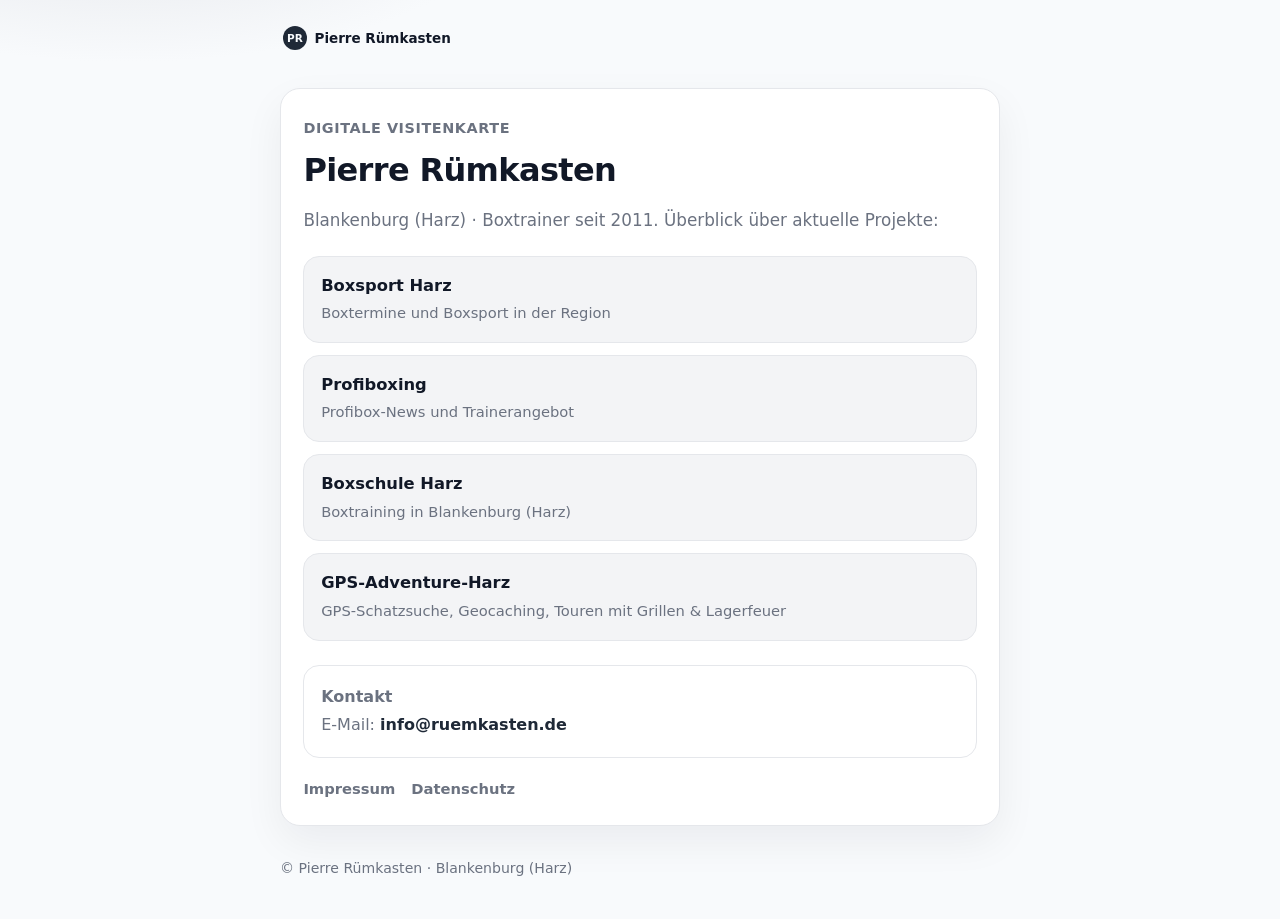
<file: index.html>
<!DOCTYPE html>
<html lang="de">
<head>
<meta charset="utf-8">
<meta name="viewport" content="width=device-width, initial-scale=1">
<meta name="referrer" content="strict-origin-when-cross-origin">
<title>Pierre Rümkasten – Blankenburg (Harz)</title>
<meta name="description" content="Digitale Visitenkarte von Pierre Rümkasten, Blankenburg (Harz): Boxsport Harz, Profiboxing, Boxschule Harz und GPS-Adventure-Harz.">
<meta name="author" content="Pierre Rümkasten">
<meta name="theme-color" content="#1f2937">
<link rel="canonical" href="https://www.ruemkasten.de/">
<meta property="og:title" content="Pierre Rümkasten – Blankenburg (Harz)">
<meta property="og:description" content="Projekte: Boxsport Harz, Profiboxing, Boxschule Harz, GPS-Adventure-Harz.">
<meta property="og:url" content="https://www.ruemkasten.de/">
<meta property="og:type" content="website">
<meta property="og:locale" content="de_DE">
<meta property="og:site_name" content="Pierre Rümkasten">
<link rel="icon" href="favicon.ico" sizes="any">
<link rel="icon" type="image/svg+xml" href="icons/favicon.svg">
<link rel="icon" type="image/png" sizes="32x32" href="icons/favicon-32.png">
<link rel="apple-touch-icon" href="icons/apple-touch-icon.png">
<link rel="stylesheet" href="css/style.css">
</head>
<body>
  <header class="site-header">
    <div class="wrap">
      <a class="brand" href="index.html" aria-label="Pierre Rümkasten">
        <img src="icons/logo.svg" alt="Pierre Rümkasten" width="240" height="40">
      </a>
    </div>
  </header>
  <main class="wrap">
    <section class="card-main">
      <p class="kicker">Digitale Visitenkarte</p>
      <h1>Pierre Rümkasten</h1>
      <p class="intro">Blankenburg (Harz) · Boxtrainer seit 2011. Überblick über aktuelle Projekte:</p>
      <div class="links">
        <a class="link-card" href="https://www.boxsport-harz.de/" rel="noopener noreferrer" target="_blank">
          <strong>Boxsport Harz</strong>
          <span>Boxtermine und Boxsport in der Region</span>
        </a>
        <a class="link-card" href="https://www.profiboxing.de/" rel="noopener noreferrer" target="_blank">
          <strong>Profiboxing</strong>
          <span>Profibox-News und Trainerangebot</span>
        </a>
        <a class="link-card" href="https://www.boxschule-harz.de/" rel="noopener noreferrer" target="_blank">
          <strong>Boxschule Harz</strong>
          <span>Boxtraining in Blankenburg (Harz)</span>
        </a>
        <a class="link-card" href="https://www.gps-adventure-harz.de/" rel="noopener noreferrer" target="_blank">
          <strong>GPS-Adventure-Harz</strong>
          <span>GPS-Schatzsuche, Geocaching, Touren mit Grillen &amp; Lagerfeuer</span>
        </a>
      </div>
      <div class="contact">
        <p><strong>Kontakt</strong></p>
        <p>E-Mail: <a href="mailto:info@ruemkasten.de">info@ruemkasten.de</a></p>
      </div>
      <nav class="nav-mini" aria-label="Rechtliches">
        <a href="Impressum.html">Impressum</a>
        <a href="Datenschutz.html">Datenschutz</a>
      </nav>
    </section>
  </main>
  <footer class="site-footer">
    <div class="wrap">© Pierre Rümkasten · Blankenburg (Harz)</div>
  </footer>
</body>
</html>
</file>
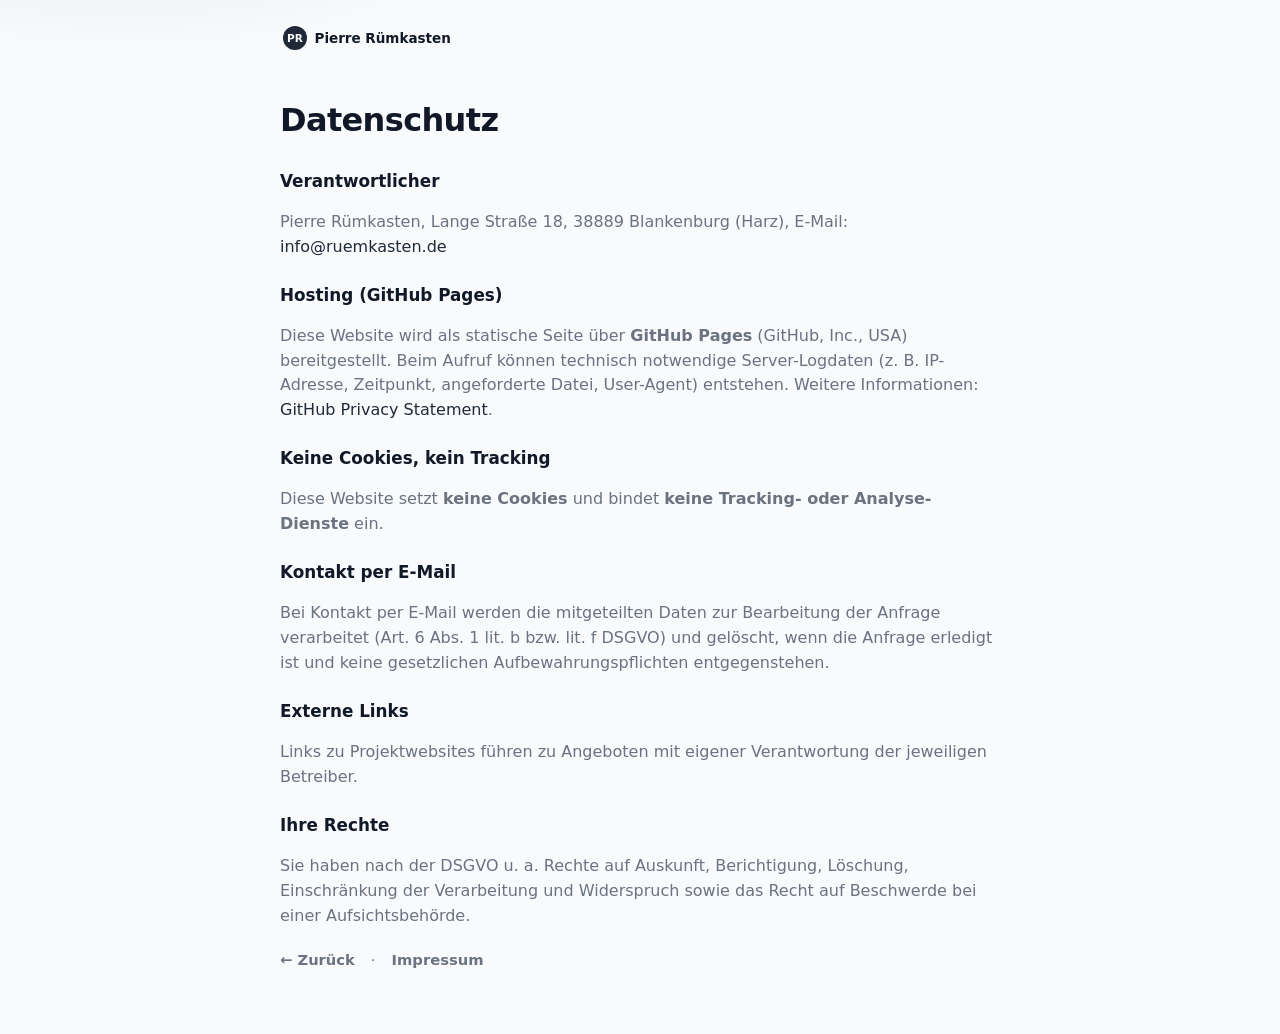
<file: Datenschutz.html>
<!DOCTYPE html>
<html lang="de">
<head>
<meta charset="utf-8">
<meta name="viewport" content="width=device-width, initial-scale=1">
<title>Datenschutz | Pierre Rümkasten</title>
<meta name="description" content="Datenschutzerklärung von www.ruemkasten.de – Hosting über GitHub Pages, keine Cookies, kein Tracking.">
<meta name="robots" content="noindex,follow">
<meta name="theme-color" content="#1f2937">
<link rel="canonical" href="https://www.ruemkasten.de/Datenschutz.html">
<link rel="icon" href="favicon.ico" sizes="any">
<link rel="icon" type="image/svg+xml" href="icons/favicon.svg">
<link rel="stylesheet" href="css/style.css">
</head>
<body>
  <header class="site-header">
    <div class="wrap"><a class="brand" href="index.html"><img src="icons/logo.svg" alt="Pierre Rümkasten" width="240" height="40"></a></div>
  </header>
  <main class="wrap legal-page">
    <h1>Datenschutz</h1>
    <h2>Verantwortlicher</h2>
    <p>Pierre Rümkasten, Lange Straße 18, 38889 Blankenburg (Harz), E-Mail: <a href="mailto:info@ruemkasten.de">info@ruemkasten.de</a></p>
    <h2>Hosting (GitHub Pages)</h2>
    <p>Diese Website wird als statische Seite über <strong>GitHub Pages</strong> (GitHub, Inc., USA) bereitgestellt. Beim Aufruf können technisch notwendige Server-Logdaten (z.&nbsp;B. IP-Adresse, Zeitpunkt, angeforderte Datei, User-Agent) entstehen. Weitere Informationen: <a href="https://docs.github.com/en/site-policy/privacy-policies/github-general-privacy-statement" rel="noopener noreferrer" target="_blank">GitHub Privacy Statement</a>.</p>
    <h2>Keine Cookies, kein Tracking</h2>
    <p>Diese Website setzt <strong>keine Cookies</strong> und bindet <strong>keine Tracking- oder Analyse-Dienste</strong> ein.</p>
    <h2>Kontakt per E-Mail</h2>
    <p>Bei Kontakt per E-Mail werden die mitgeteilten Daten zur Bearbeitung der Anfrage verarbeitet (Art. 6 Abs. 1 lit. b bzw. lit. f DSGVO) und gelöscht, wenn die Anfrage erledigt ist und keine gesetzlichen Aufbewahrungspflichten entgegenstehen.</p>
    <h2>Externe Links</h2>
    <p>Links zu Projektwebsites führen zu Angeboten mit eigener Verantwortung der jeweiligen Betreiber.</p>
    <h2>Ihre Rechte</h2>
    <p>Sie haben nach der DSGVO u.&nbsp;a. Rechte auf Auskunft, Berichtigung, Löschung, Einschränkung der Verarbeitung und Widerspruch sowie das Recht auf Beschwerde bei einer Aufsichtsbehörde.</p>
    <p class="nav-mini"><a href="index.html">← Zurück</a> · <a href="Impressum.html">Impressum</a></p>
  </main>
</body>
</html>
</file>
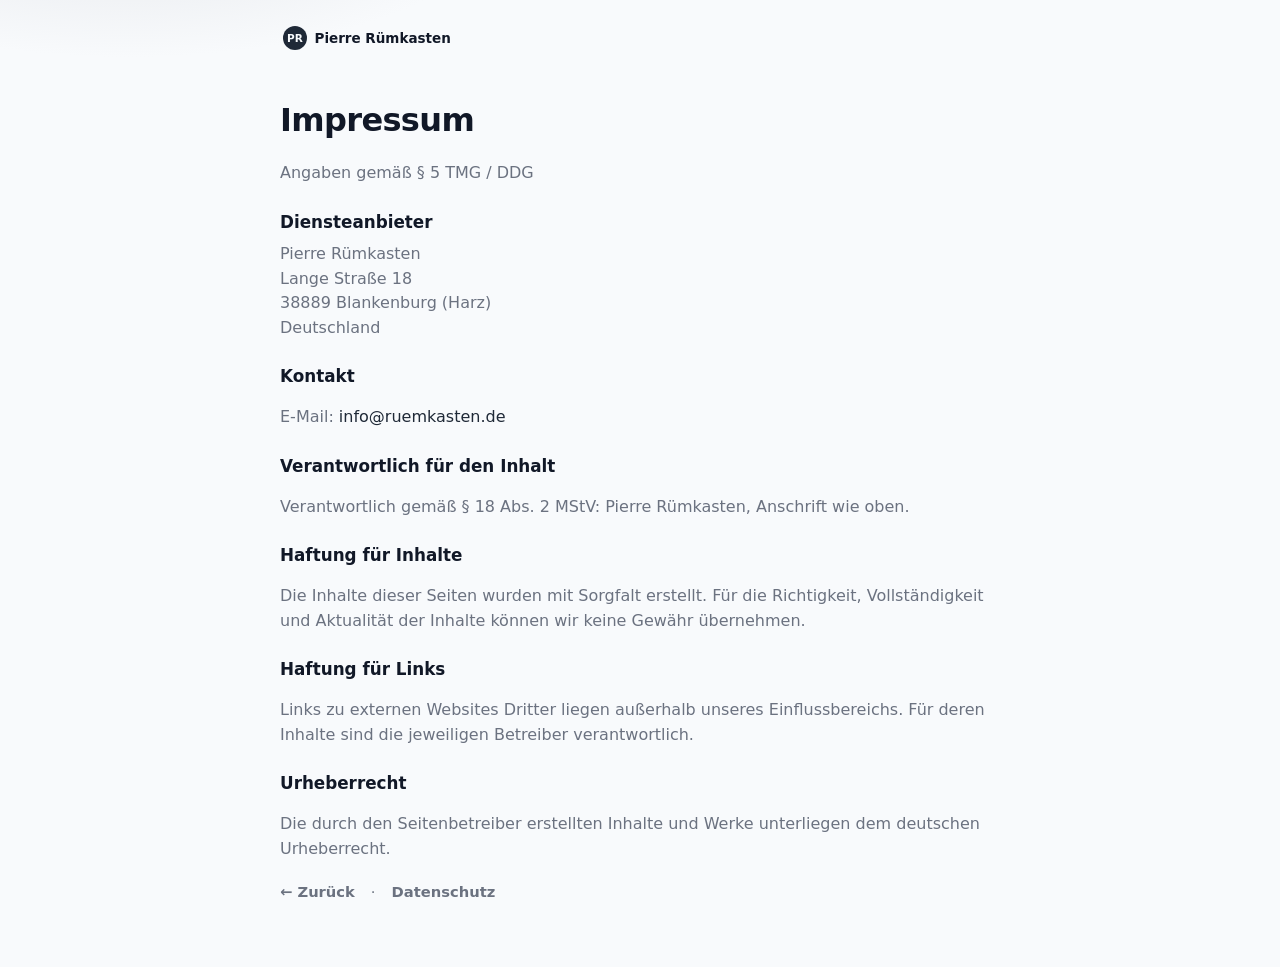
<file: Impressum.html>
<!DOCTYPE html>
<html lang="de">
<head>
<meta charset="utf-8">
<meta name="viewport" content="width=device-width, initial-scale=1">
<title>Impressum | Pierre Rümkasten</title>
<meta name="description" content="Impressum von www.ruemkasten.de – Pierre Rümkasten, Blankenburg (Harz).">
<meta name="robots" content="noindex,follow">
<meta name="theme-color" content="#1f2937">
<link rel="canonical" href="https://www.ruemkasten.de/Impressum.html">
<link rel="icon" href="favicon.ico" sizes="any">
<link rel="icon" type="image/svg+xml" href="icons/favicon.svg">
<link rel="stylesheet" href="css/style.css">
</head>
<body>
  <header class="site-header">
    <div class="wrap"><a class="brand" href="index.html"><img src="icons/logo.svg" alt="Pierre Rümkasten" width="240" height="40"></a></div>
  </header>
  <main class="wrap legal-page">
    <h1>Impressum</h1>
    <p>Angaben gemäß § 5 TMG / DDG</p>
    <h2>Diensteanbieter</h2>
    <address>
      Pierre Rümkasten<br>
      Lange Straße 18<br>
      38889 Blankenburg (Harz)<br>
      Deutschland
    </address>
    <h2>Kontakt</h2>
    <p>E-Mail: <a href="mailto:info@ruemkasten.de">info@ruemkasten.de</a></p>
    <h2>Verantwortlich für den Inhalt</h2>
    <p>Verantwortlich gemäß § 18 Abs. 2 MStV: Pierre Rümkasten, Anschrift wie oben.</p>
    <h2>Haftung für Inhalte</h2>
    <p>Die Inhalte dieser Seiten wurden mit Sorgfalt erstellt. Für die Richtigkeit, Vollständigkeit und Aktualität der Inhalte können wir keine Gewähr übernehmen.</p>
    <h2>Haftung für Links</h2>
    <p>Links zu externen Websites Dritter liegen außerhalb unseres Einflussbereichs. Für deren Inhalte sind die jeweiligen Betreiber verantwortlich.</p>
    <h2>Urheberrecht</h2>
    <p>Die durch den Seitenbetreiber erstellten Inhalte und Werke unterliegen dem deutschen Urheberrecht.</p>
    <p class="nav-mini"><a href="index.html">← Zurück</a> · <a href="Datenschutz.html">Datenschutz</a></p>
  </main>
</body>
</html>
</file>
<file: css/style.css>
:root{
  --bg:#f8fafc;
  --card:#ffffff;
  --ink:#111827;
  --muted:#6b7280;
  --line:#e5e7eb;
  --accent:#1f2937;
  --accent-2:#374151;
  --soft:#f3f4f6;
  --radius:16px;
  --max:720px;
  --font:system-ui,-apple-system,"Segoe UI",Roboto,"Helvetica Neue",Arial,sans-serif;
}
*{box-sizing:border-box}
body{
  margin:0;font-family:var(--font);background:
    radial-gradient(700px 280px at 10% -10%, #e5e7eb, transparent 55%),
    var(--bg);
  color:var(--ink);line-height:1.55;min-height:100vh;
  -webkit-font-smoothing:antialiased;
}
a{color:var(--accent);text-decoration:none}
a:hover{text-decoration:underline}
.wrap{width:min(100% - 2rem,var(--max));margin-inline:auto}

.site-header{padding:1.25rem 0 .5rem}
.brand{display:inline-flex;align-items:center;gap:.6rem;color:var(--ink);font-weight:700;text-decoration:none}
.brand img{height:36px;width:auto}

.card-main{
  margin:1rem auto 2rem;background:var(--card);border:1px solid var(--line);
  border-radius:calc(var(--radius) + 4px);padding:1.75rem 1.4rem 1.5rem;
  box-shadow:0 16px 40px rgba(17,24,39,.06);
}
.kicker{margin:0 0 .4rem;color:var(--muted);font-size:.9rem;font-weight:600;letter-spacing:.04em;text-transform:uppercase}
h1{margin:0 0 .75rem;font-size:clamp(1.6rem,4vw,2rem);letter-spacing:-.02em}
.intro{margin:0 0 1.4rem;color:var(--muted);font-size:1.05rem}

.links{display:grid;gap:.75rem;margin:0 0 1.5rem}
.link-card{
  display:block;padding:1rem 1.05rem;border:1px solid var(--line);border-radius:var(--radius);
  background:var(--soft);color:inherit;text-decoration:none;transition:border-color .15s, transform .15s;
}
.link-card:hover{border-color:#9ca3af;transform:translateY(-1px);text-decoration:none}
.link-card strong{display:block;margin-bottom:.2rem;font-size:1.02rem}
.link-card span{color:var(--muted);font-size:.92rem}

.contact{
  padding:1rem 1.05rem;border-radius:var(--radius);border:1px solid var(--line);background:#fff;
}
.contact p{margin:.2rem 0;color:var(--muted)}
.contact a{font-weight:700}

.nav-mini{display:flex;flex-wrap:wrap;gap:.75rem 1rem;margin-top:1.25rem;font-size:.92rem}
.nav-mini a{color:var(--muted);font-weight:600}
.nav-mini a:hover{color:var(--ink)}

.legal-page{padding:1.5rem 0 3rem}
.legal-page h1{margin-bottom:.5rem}
.legal-page h2{margin:1.4rem 0 .45rem;font-size:1.05rem}
.legal-page p,.legal-page address{color:var(--muted);font-style:normal}
.site-footer{padding:0 0 2.5rem;color:var(--muted);font-size:.88rem}


/* Mobile polish */
@media (max-width:720px){
  body{font-size:16px}
  .card-main{padding:1.35rem 1.1rem 1.25rem}
  .link-card{padding:1.05rem 1.05rem;min-height:44px}
  .link-card strong{font-size:1.08rem}
  .link-card span{font-size:1rem}
  .contact a,.nav-mini a{
    display:inline-flex;align-items:center;min-height:44px;
  }
  .nav-mini{gap:.5rem 1rem;font-size:1rem}
  .kicker{font-size:.95rem}
}
</file>
